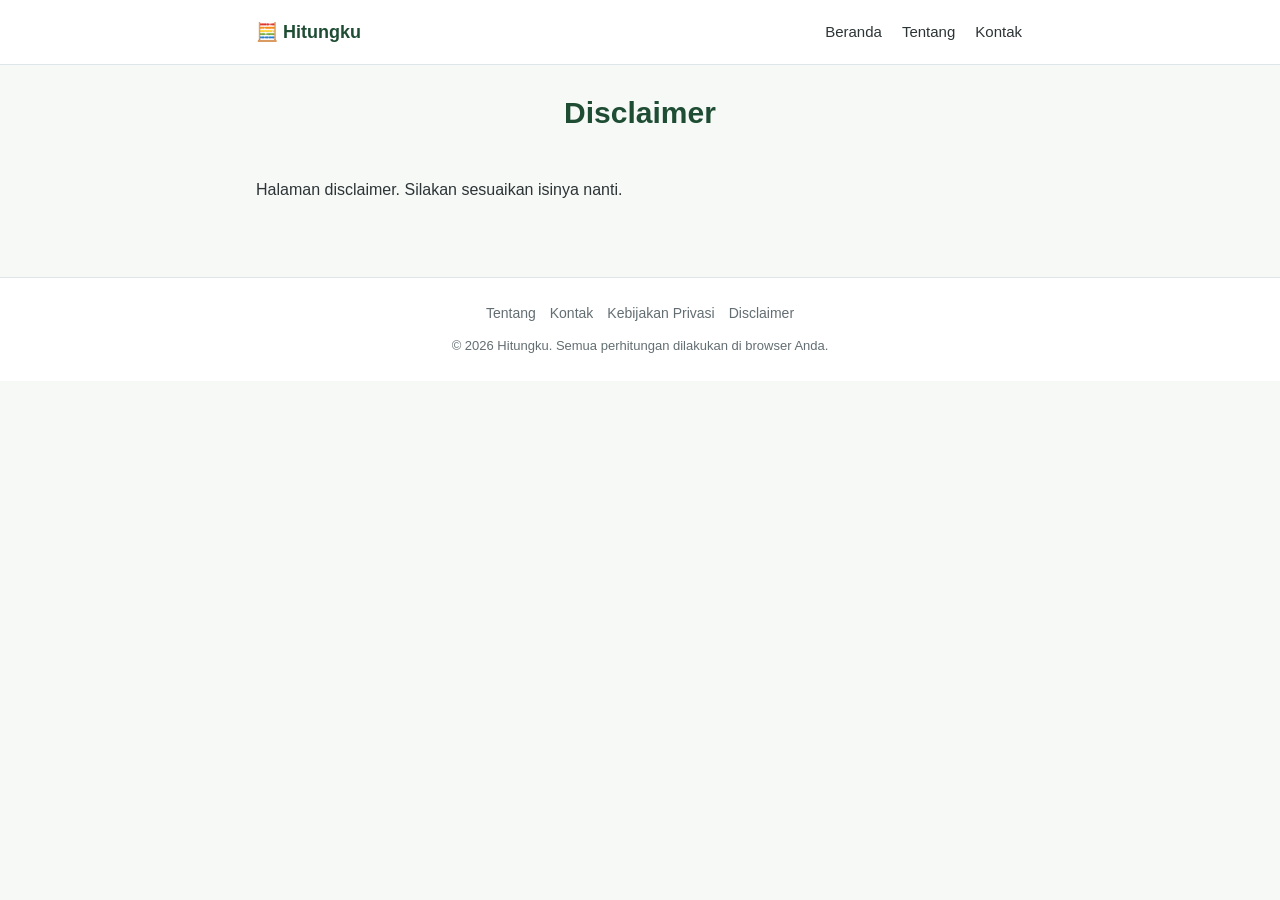
<file: disclaimer.html>
<!DOCTYPE html>
<html lang="id">
<head>
    <meta charset="UTF-8">
    <meta name="viewport" content="width=device-width, initial-scale=1.0">
    <title>Disclaimer - Hitungku</title>
    <meta name="description" content="Disclaimer penggunaan kalkulator di Hitungku.">
    <link rel="stylesheet" href="style.css">
</head>
<body>
    <header class="site-header">
        <div class="container">
            <a href="index.html" class="logo">🧮 Hitungku</a>
            <nav class="main-nav">
                <a href="index.html">Beranda</a>
                <a href="tentang.html">Tentang</a>
                <a href="kontak.html">Kontak</a>
            </nav>
        </div>
    </header>

    <main class="container">
        <section class="page-intro">
            <h1>Disclaimer</h1>
        </section>
        <article class="content">
            <p>Halaman disclaimer. Silakan sesuaikan isinya nanti.</p>
            <p><!-- AREA KONTEN: batasan tanggung jawab, keakuratan hasil, dll --></p>
        </article>
    </main>

    <footer class="site-footer">
        <div class="container">
            <nav class="footer-nav">
                <a href="tentang.html">Tentang</a>
                <a href="kontak.html">Kontak</a>
                <a href="kebijakan-privasi.html">Kebijakan Privasi</a>
                <a href="disclaimer.html">Disclaimer</a>
            </nav>
            <p class="copyright">© 2026 Hitungku. Semua perhitungan dilakukan di browser Anda.</p>
        </div>
    </footer>
</body>
</html>
</file>
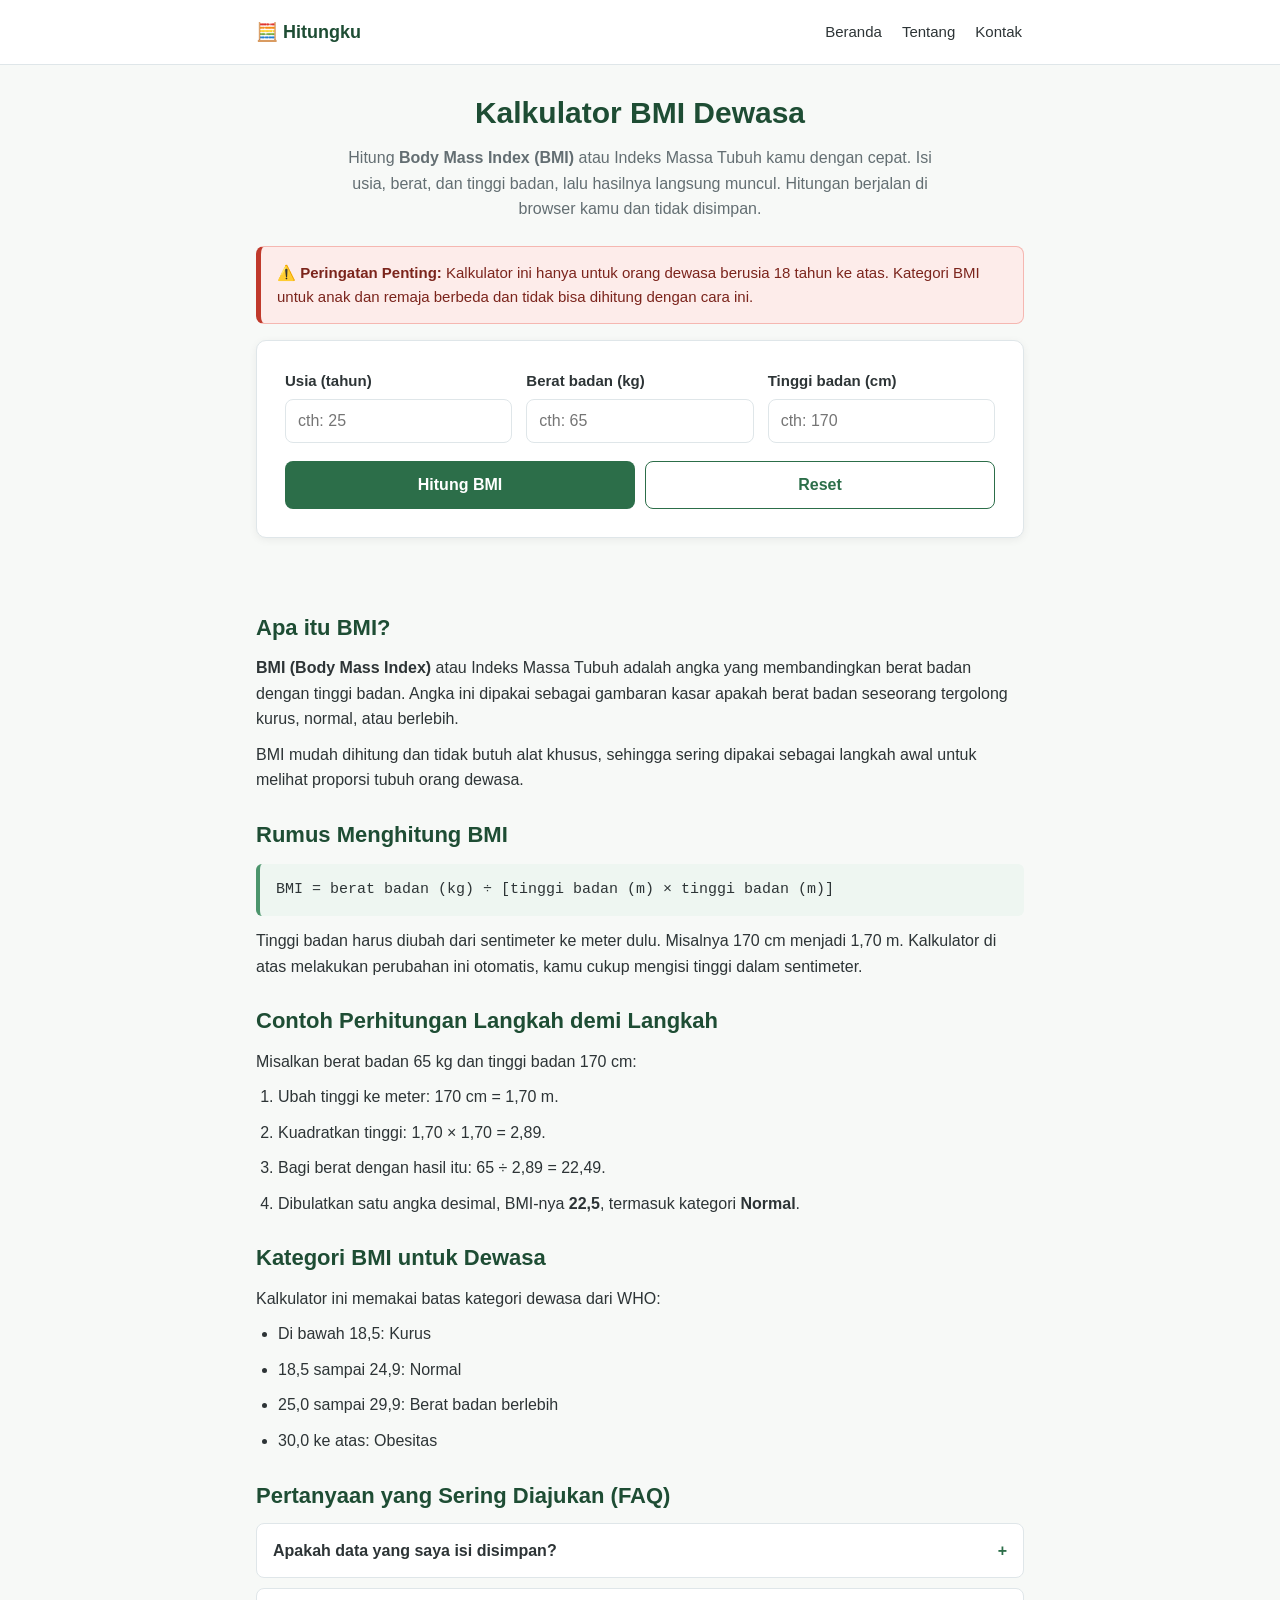
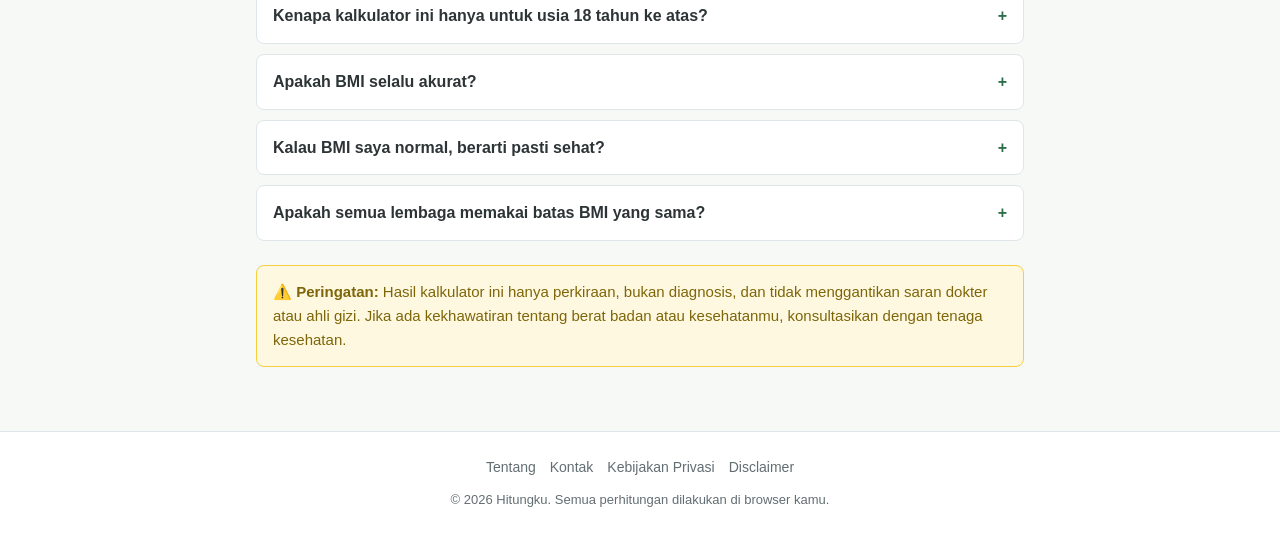
<file: kalkulator-bmi.html>
<!DOCTYPE html>
<html lang="id">
<head>
    <meta charset="UTF-8">
    <meta name="viewport" content="width=device-width, initial-scale=1.0">
    <title>Kalkulator BMI Dewasa Gratis - Hitungku</title>
    <meta name="description" content="Hitung Body Mass Index (BMI) kamu secara gratis di Hitungku. Kalkulator BMI khusus dewasa (18+ tahun) dengan kategori standar WHO. Cepat, privat, tanpa daftar.">
    <link rel="stylesheet" href="style.css">
    <style>
        /* Gaya khusus halaman BMI */
        .peringatan-dewasa {
            background: #fdecea;
            border: 1px solid #f5b7b1;
            border-left: 5px solid var(--warna-error);
            border-radius: 8px;
            padding: 14px 16px;
            margin: 8px 0 16px;
            font-size: 15px;
            color: #7b241c;
        }
        .bmi-fields {
            display: grid;
            grid-template-columns: 1fr;
            gap: 14px;
        }
        .bmi-fields label {
            display: block;
            margin-bottom: 6px;
            font-size: 15px;
            font-weight: 600;
        }
        .bmi-fields input {
            width: 100%;
            padding: 12px;
            font-size: 16px;
            border: 1px solid var(--warna-batas);
            border-radius: 8px;
            background: #fff;
            color: var(--warna-teks);
        }
        .bmi-fields input:focus {
            outline: 2px solid var(--warna-aksen);
            outline-offset: 1px;
            border-color: var(--warna-aksen);
        }
        .hasil-kategori {
            display: block;
            margin-top: 8px;
            font-size: 20px;
            font-weight: 600;
            color: var(--warna-utama-tua);
        }
        @media (min-width: 600px) {
            .bmi-fields { grid-template-columns: 1fr 1fr 1fr; }
        }
    </style>
</head>
<body>
    <!-- HEADER -->
    <header class="site-header">
        <div class="container">
            <a href="index.html" class="logo">🧮 Hitungku</a>
            <nav class="main-nav">
                <a href="index.html">Beranda</a>
                <a href="tentang.html">Tentang</a>
                <a href="kontak.html">Kontak</a>
            </nav>
        </div>
    </header>

    <main class="container">
        <!-- AREA IKLAN: atas kalkulator -->

        <!-- JUDUL HALAMAN -->
        <section class="page-intro">
            <h1>Kalkulator BMI Dewasa</h1>
            <p>Hitung <strong>Body Mass Index (BMI)</strong> atau Indeks Massa Tubuh kamu dengan cepat. Isi usia, berat, dan tinggi badan, lalu hasilnya langsung muncul. Hitungan berjalan di browser kamu dan tidak disimpan.</p>
        </section>

        <!-- PERINGATAN KHUSUS DEWASA -->
        <div class="peringatan-dewasa">
            <strong>⚠️ Peringatan Penting:</strong> Kalkulator ini hanya untuk orang dewasa berusia 18 tahun ke atas. Kategori BMI untuk anak dan remaja berbeda dan tidak bisa dihitung dengan cara ini.
        </div>

        <!-- KALKULATOR -->
        <section class="calculator" id="kalkulator">
            <div class="bmi-fields">
                <div>
                    <label for="inputUsia">Usia (tahun)</label>
                    <input type="text" id="inputUsia" inputmode="numeric" placeholder="cth: 25" autocomplete="off">
                </div>
                <div>
                    <label for="inputBerat">Berat badan (kg)</label>
                    <input type="text" id="inputBerat" inputmode="decimal" placeholder="cth: 65" autocomplete="off">
                </div>
                <div>
                    <label for="inputTinggi">Tinggi badan (cm)</label>
                    <input type="text" id="inputTinggi" inputmode="decimal" placeholder="cth: 170" autocomplete="off">
                </div>
            </div>

            <!-- Tombol Aksi -->
            <div class="action-buttons">
                <button type="button" class="btn btn-primary" id="hitungBMIBtn">Hitung BMI</button>
                <button type="button" class="btn btn-secondary" id="resetBMIBtn">Reset</button>
            </div>

            <!-- Hasil -->
            <div class="hasil" id="hasilBMI" hidden>
                <div class="hasil-ipk">
                    <span class="hasil-label">BMI Kamu</span>
                    <span class="hasil-angka" id="nilaiBMI">0.0</span>
                    <span class="hasil-kategori" id="kategoriBMI"></span>
                </div>
                <div class="hasil-detail">
                    <div class="hasil-item">
                        <span class="hasil-item-label">Berat badan</span>
                        <span class="hasil-item-angka" id="detailBerat">-</span>
                    </div>
                    <div class="hasil-item">
                        <span class="hasil-item-label">Tinggi badan</span>
                        <span class="hasil-item-angka" id="detailTinggi">-</span>
                    </div>
                </div>
            </div>

            <!-- Pesan khusus usia di bawah 18 -->
            <div class="peringatan" id="pesanKhususRemaja" hidden>
                <strong>Kalkulator ini hanya untuk usia 18 tahun ke atas.</strong> Untuk anak dan remaja, silakan konsultasikan ke dokter atau puskesmas.
            </div>

            <!-- Pesan Error -->
            <div class="error-msg" id="pesanErrorBMI" hidden></div>
        </section>

        <!-- AREA IKLAN: bawah kalkulator -->

        <!-- KONTEN SEO -->
        <article class="content">
            <h2>Apa itu BMI?</h2>
            <p><strong>BMI (Body Mass Index)</strong> atau Indeks Massa Tubuh adalah angka yang membandingkan berat badan dengan tinggi badan. Angka ini dipakai sebagai gambaran kasar apakah berat badan seseorang tergolong kurus, normal, atau berlebih.</p>
            <p>BMI mudah dihitung dan tidak butuh alat khusus, sehingga sering dipakai sebagai langkah awal untuk melihat proporsi tubuh orang dewasa.</p>

            <h2>Rumus Menghitung BMI</h2>
            <div class="rumus">
                BMI = berat badan (kg) ÷ [tinggi badan (m) × tinggi badan (m)]
            </div>
            <p>Tinggi badan harus diubah dari sentimeter ke meter dulu. Misalnya 170 cm menjadi 1,70 m. Kalkulator di atas melakukan perubahan ini otomatis, kamu cukup mengisi tinggi dalam sentimeter.</p>

            <h2>Contoh Perhitungan Langkah demi Langkah</h2>
            <p>Misalkan berat badan 65 kg dan tinggi badan 170 cm:</p>
            <ol>
                <li>Ubah tinggi ke meter: 170 cm = 1,70 m.</li>
                <li>Kuadratkan tinggi: 1,70 × 1,70 = 2,89.</li>
                <li>Bagi berat dengan hasil itu: 65 ÷ 2,89 = 22,49.</li>
                <li>Dibulatkan satu angka desimal, BMI-nya <strong>22,5</strong>, termasuk kategori <strong>Normal</strong>.</li>
            </ol>

            <h2>Kategori BMI untuk Dewasa</h2>
            <p>Kalkulator ini memakai batas kategori dewasa dari WHO:</p>
            <ul>
                <li>Di bawah 18,5: Kurus</li>
                <li>18,5 sampai 24,9: Normal</li>
                <li>25,0 sampai 29,9: Berat badan berlebih</li>
                <li>30,0 ke atas: Obesitas</li>
            </ul>

            <!-- FAQ -->
            <h2>Pertanyaan yang Sering Diajukan (FAQ)</h2>

            <details class="faq">
                <summary><strong>Apakah data yang saya isi disimpan?</strong></summary>
                <p>Tidak. Seluruh perhitungan berjalan di browser kamu. Usia, berat, dan tinggi badan yang kamu ketik tidak dikirim ke server dan tidak disimpan. Begitu halaman ditutup atau dimuat ulang, isiannya hilang.</p>
            </details>

            <details class="faq">
                <summary><strong>Kenapa kalkulator ini hanya untuk usia 18 tahun ke atas?</strong></summary>
                <p>Anak dan remaja masih tumbuh, sehingga kategori BMI mereka bergantung pada usia dan jenis kelamin. Batas kategori dewasa tidak cocok untuk mereka. Untuk anak dan remaja, konsultasikan ke dokter atau puskesmas.</p>
            </details>

            <details class="faq">
                <summary><strong>Apakah BMI selalu akurat?</strong></summary>
                <p>Tidak. BMI tidak membedakan otot dan lemak, jadi orang yang berotot bisa memiliki BMI tinggi padahal lemak tubuhnya rendah. BMI juga kurang tepat untuk ibu hamil dan lansia.</p>
            </details>

            <details class="faq">
                <summary><strong>Kalau BMI saya normal, berarti pasti sehat?</strong></summary>
                <p>Belum tentu. BMI hanya satu gambaran kasar. Kesehatan juga dipengaruhi pola makan, aktivitas fisik, kualitas tidur, dan faktor lain yang tidak terukur oleh BMI.</p>
            </details>

            <details class="faq">
                <summary><strong>Apakah semua lembaga memakai batas BMI yang sama?</strong></summary>
                <p>Tidak selalu. Sebagian lembaga kesehatan memakai batas yang sedikit berbeda, termasuk untuk populasi Asia. Kalkulator ini memakai batas dewasa dari WHO. Untuk penilaian yang tepat, tanyakan ke tenaga kesehatan.</p>
            </details>

            <!-- PERINGATAN -->
            <div class="peringatan">
                <strong>⚠️ Peringatan:</strong> Hasil kalkulator ini hanya perkiraan, bukan diagnosis, dan tidak menggantikan saran dokter atau ahli gizi. Jika ada kekhawatiran tentang berat badan atau kesehatanmu, konsultasikan dengan tenaga kesehatan.
            </div>
        </article>
    </main>

    <!-- FOOTER -->
    <footer class="site-footer">
        <div class="container">
            <nav class="footer-nav">
                <a href="tentang.html">Tentang</a>
                <a href="kontak.html">Kontak</a>
                <a href="kebijakan-privasi.html">Kebijakan Privasi</a>
                <a href="disclaimer.html">Disclaimer</a>
            </nav>
            <p class="copyright">© 2026 Hitungku. Semua perhitungan dilakukan di browser kamu.</p>
        </div>
    </footer>

    <!-- Script Kalkulator -->
    <script src="script-bmi.js"></script>
</body>
</html>
</file>
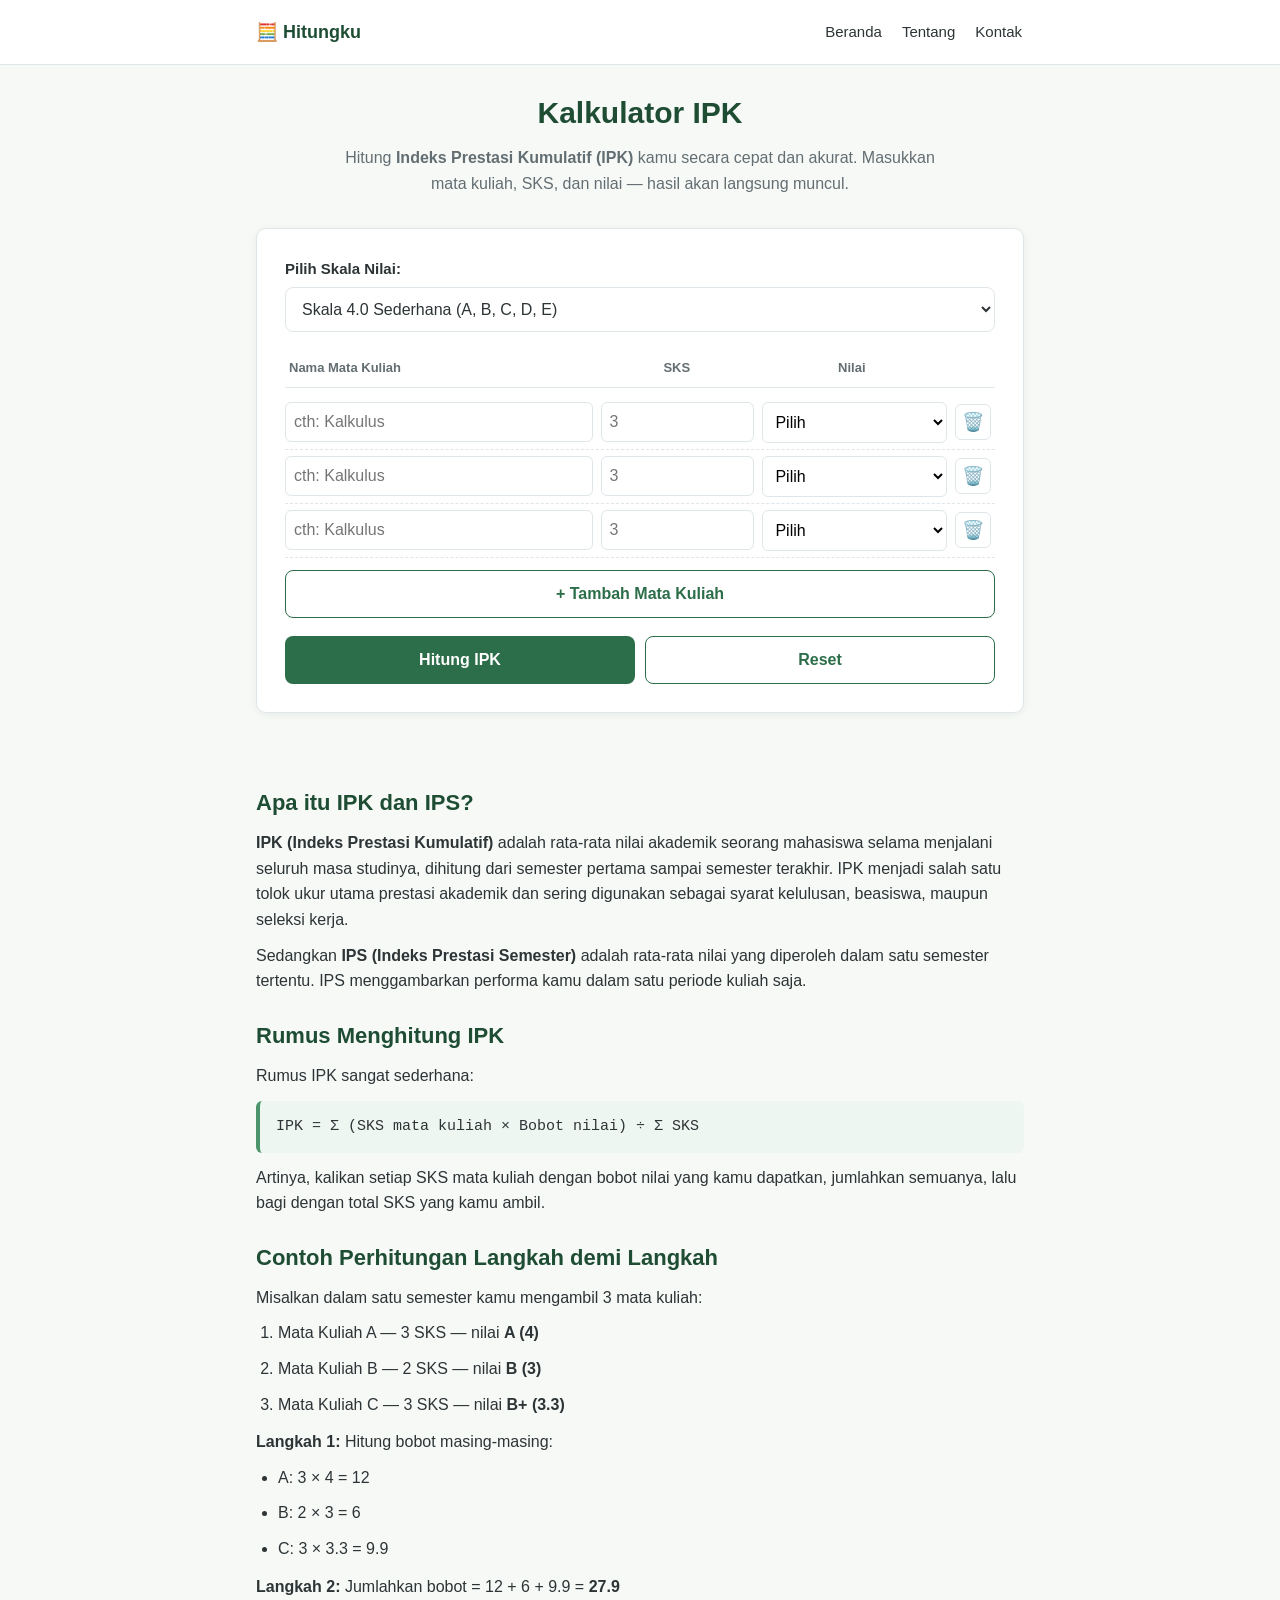
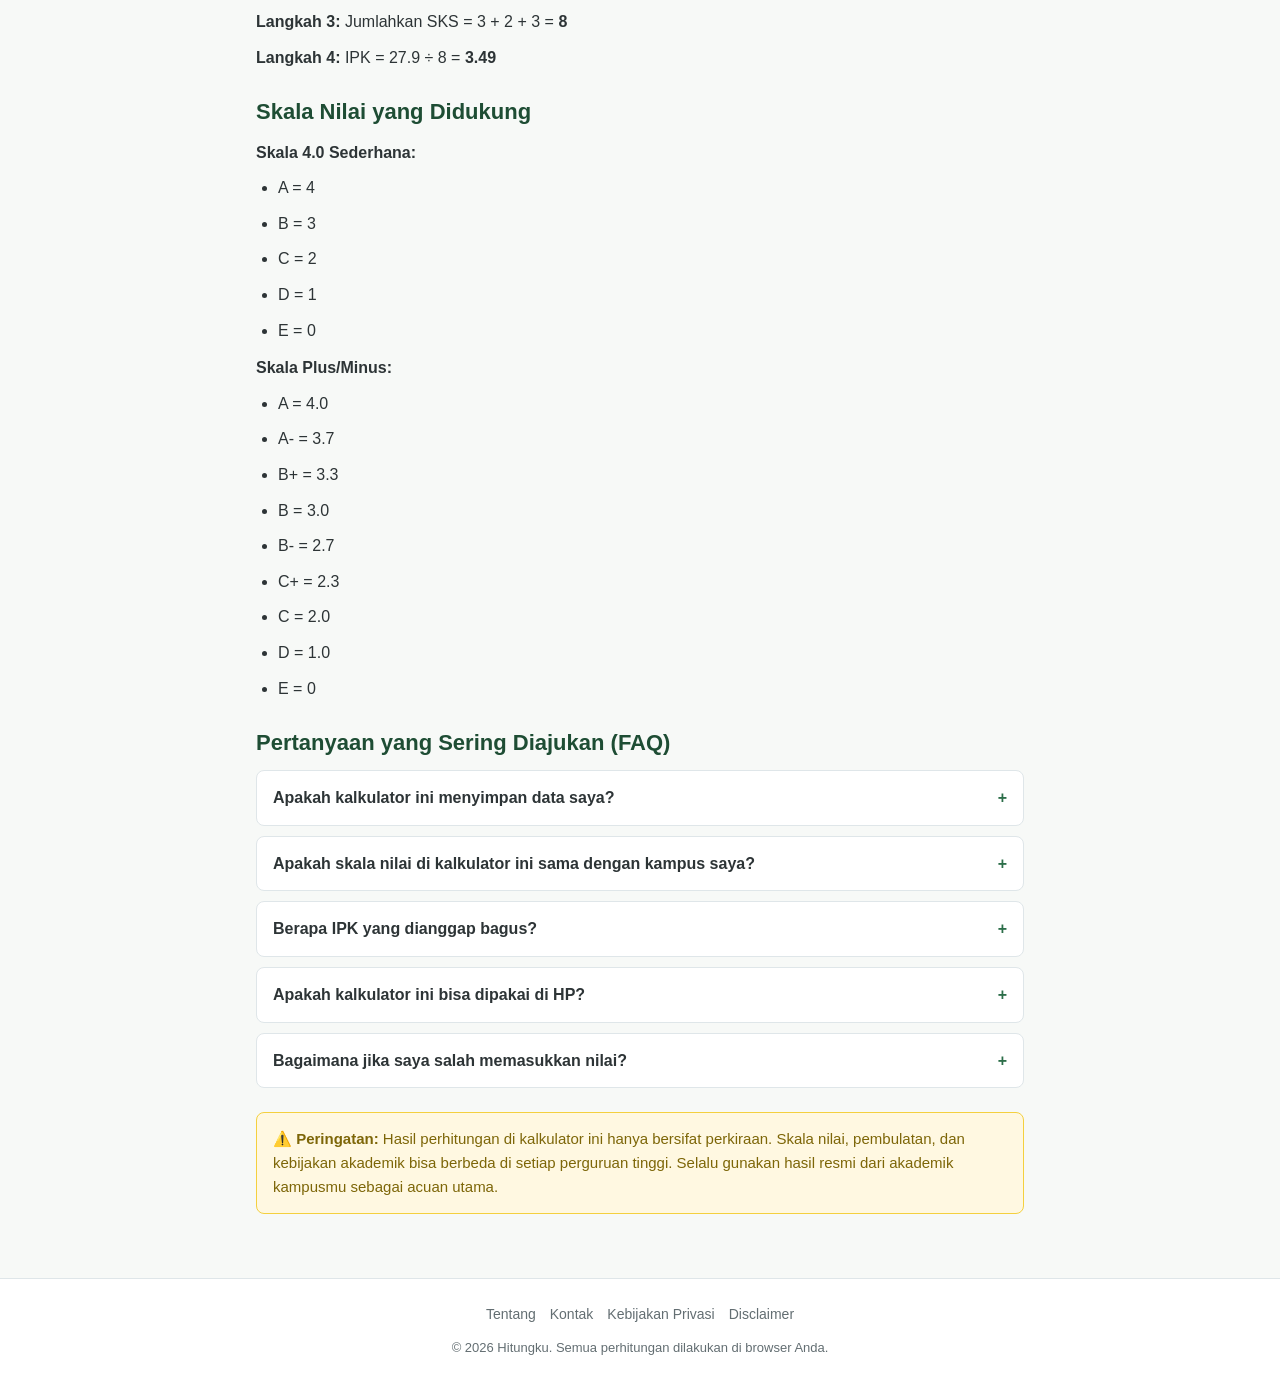
<file: kalkulator-ipk.html>
<!DOCTYPE html>
<html lang="id">
<head>
    <meta charset="UTF-8">
    <meta name="viewport" content="width=device-width, initial-scale=1.0">
    <title>Kalkulator IPK Online Gratis - Hitungku</title>
    <meta name="description" content="Kalkulator IPK online gratis berbahasa Indonesia di Hitungku. Hitung Indeks Prestasi Kumulatif dengan skala 4.0 sederhana atau plus/minus. Cepat, akurat, tanpa daftar.">
    <link rel="stylesheet" href="style.css">
</head>
<body>
    <!-- HEADER -->
    <header class="site-header">
        <div class="container">
            <a href="index.html" class="logo">🧮 Hitungku</a>
            <nav class="main-nav">
                <a href="index.html">Beranda</a>
                <a href="tentang.html">Tentang</a>
                <a href="kontak.html">Kontak</a>
            </nav>
        </div>
    </header>

    <main class="container">
        <!-- AREA IKLAN: atas kalkulator -->

        <!-- JUDUL HALAMAN -->
        <section class="page-intro">
            <h1>Kalkulator IPK</h1>
            <p>Hitung <strong>Indeks Prestasi Kumulatif (IPK)</strong> kamu secara cepat dan akurat. Masukkan mata kuliah, SKS, dan nilai — hasil akan langsung muncul.</p>
        </section>

        <!-- KALKULATOR -->
        <section class="calculator" id="kalkulator">
            <!-- Pilihan Skala Nilai -->
            <div class="scale-selector">
                <label for="pilihSkala"><strong>Pilih Skala Nilai:</strong></label>
                <select id="pilihSkala">
                    <option value="sederhana">Skala 4.0 Sederhana (A, B, C, D, E)</option>
                    <option value="plusminus">Skala Plus/Minus (A, A-, B+, B, B-, C+, C, D, E)</option>
                </select>
            </div>

            <!-- Tabel Input Mata Kuliah -->
            <div class="input-section">
                <div class="input-header">
                    <span class="col-nama">Nama Mata Kuliah</span>
                    <span class="col-sks">SKS</span>
                    <span class="col-nilai">Nilai</span>
                    <span class="col-aksi"></span>
                </div>
                <div id="daftarMatakuliah">
                    <!-- Baris mata kuliah akan ditambahkan di sini oleh JavaScript -->
                </div>
                <button type="button" class="btn btn-secondary" id="tambahBaris">+ Tambah Mata Kuliah</button>
            </div>

            <!-- Tombol Aksi -->
            <div class="action-buttons">
                <button type="button" class="btn btn-primary" id="hitungBtn">Hitung IPK</button>
                <button type="button" class="btn btn-secondary" id="resetBtn">Reset</button>
            </div>

            <!-- Hasil -->
            <div class="hasil" id="hasil" hidden>
                <div class="hasil-ipk">
                    <span class="hasil-label">IPK Kamu</span>
                    <span class="hasil-angka" id="nilaiIPK">0.00</span>
                </div>
                <div class="hasil-detail">
                    <div class="hasil-item">
                        <span class="hasil-item-label">Total SKS</span>
                        <span class="hasil-item-angka" id="totalSKS">0</span>
                    </div>
                    <div class="hasil-item">
                        <span class="hasil-item-label">Total Bobot</span>
                        <span class="hasil-item-angka" id="totalBobot">0.00</span>
                    </div>
                </div>
            </div>

            <!-- Pesan Error -->
            <div class="error-msg" id="pesanError" hidden></div>
        </section>

        <!-- AREA IKLAN: bawah kalkulator -->

        <!-- KONTEN SEO -->
        <article class="content">
            <h2>Apa itu IPK dan IPS?</h2>
            <p><strong>IPK (Indeks Prestasi Kumulatif)</strong> adalah rata-rata nilai akademik seorang mahasiswa selama menjalani seluruh masa studinya, dihitung dari semester pertama sampai semester terakhir. IPK menjadi salah satu tolok ukur utama prestasi akademik dan sering digunakan sebagai syarat kelulusan, beasiswa, maupun seleksi kerja.</p>
            <p>Sedangkan <strong>IPS (Indeks Prestasi Semester)</strong> adalah rata-rata nilai yang diperoleh dalam satu semester tertentu. IPS menggambarkan performa kamu dalam satu periode kuliah saja.</p>

            <h2>Rumus Menghitung IPK</h2>
            <p>Rumus IPK sangat sederhana:</p>
            <div class="rumus">
                IPK = Σ (SKS mata kuliah × Bobot nilai) ÷ Σ SKS
            </div>
            <p>Artinya, kalikan setiap SKS mata kuliah dengan bobot nilai yang kamu dapatkan, jumlahkan semuanya, lalu bagi dengan total SKS yang kamu ambil.</p>

            <h2>Contoh Perhitungan Langkah demi Langkah</h2>
            <p>Misalkan dalam satu semester kamu mengambil 3 mata kuliah:</p>
            <ol>
                <li>Mata Kuliah A — 3 SKS — nilai <strong>A (4)</strong></li>
                <li>Mata Kuliah B — 2 SKS — nilai <strong>B (3)</strong></li>
                <li>Mata Kuliah C — 3 SKS — nilai <strong>B+ (3.3)</strong></li>
            </ol>
            <p><strong>Langkah 1:</strong> Hitung bobot masing-masing:</p>
            <ul>
                <li>A: 3 × 4 = 12</li>
                <li>B: 2 × 3 = 6</li>
                <li>C: 3 × 3.3 = 9.9</li>
            </ul>
            <p><strong>Langkah 2:</strong> Jumlahkan bobot = 12 + 6 + 9.9 = <strong>27.9</strong></p>
            <p><strong>Langkah 3:</strong> Jumlahkan SKS = 3 + 2 + 3 = <strong>8</strong></p>
            <p><strong>Langkah 4:</strong> IPK = 27.9 ÷ 8 = <strong>3.49</strong></p>

            <h2>Skala Nilai yang Didukung</h2>
            <p><strong>Skala 4.0 Sederhana:</strong></p>
            <ul>
                <li>A = 4</li>
                <li>B = 3</li>
                <li>C = 2</li>
                <li>D = 1</li>
                <li>E = 0</li>
            </ul>
            <p><strong>Skala Plus/Minus:</strong></p>
            <ul>
                <li>A = 4.0</li>
                <li>A- = 3.7</li>
                <li>B+ = 3.3</li>
                <li>B = 3.0</li>
                <li>B- = 2.7</li>
                <li>C+ = 2.3</li>
                <li>C = 2.0</li>
                <li>D = 1.0</li>
                <li>E = 0</li>
            </ul>

            <!-- FAQ -->
            <h2>Pertanyaan yang Sering Diajukan (FAQ)</h2>

            <details class="faq">
                <summary><strong>Apakah kalkulator ini menyimpan data saya?</strong></summary>
                <p>Tidak. Seluruh perhitungan dilakukan langsung di browser kamu. Tidak ada data yang dikirim ke server maupun disimpan di mana pun. Begitu kamu menutup halaman, data input akan hilang.</p>
            </details>

            <details class="faq">
                <summary><strong>Apakah skala nilai di kalkulator ini sama dengan kampus saya?</strong></summary>
                <p>Kalkulator ini menggunakan skala umum yang banyak dipakai di perguruan tinggi Indonesia. Namun, beberapa kampus memiliki skala nilai yang sedikit berbeda (misalnya nilai A = 4.0, AB = 3.5, atau ada nilai AB+/BC+). Selalu cek pedoman akademik kampusmu untuk kepastian.</p>
            </details>

            <details class="faq">
                <summary><strong>Berapa IPK yang dianggap bagus?</strong></summary>
                <p>Secara umum di Indonesia, IPK di atas 3.50 dianggap sangat baik, 3.00–3.49 baik, 2.50–2.99 cukup, dan di bawah 2.50 perlu perbaikan. Namun, standar ini bisa berbeda tergantung kampus dan program studi.</p>
            </details>

            <details class="faq">
                <summary><strong>Apakah kalkulator ini bisa dipakai di HP?</strong></summary>
                <p>Bisa. Website ini dirancang dengan pendekatan <em>mobile-first</em>, sehingga tampilannya otomatis menyesuaikan layar HP, tablet, maupun komputer.</p>
            </details>

            <details class="faq">
                <summary><strong>Bagaimana jika saya salah memasukkan nilai?</strong></summary>
                <p>Kamu bisa langsung menghapus baris mata kuliah dengan tombol hapus (🗑️) di sebelah kanan, atau tekan tombol <strong>Reset</strong> untuk mengosongkan seluruh isian.</p>
            </details>

            <!-- PERINGATAN -->
            <div class="peringatan">
                <strong>⚠️ Peringatan:</strong> Hasil perhitungan di kalkulator ini hanya bersifat perkiraan. Skala nilai, pembulatan, dan kebijakan akademik bisa berbeda di setiap perguruan tinggi. Selalu gunakan hasil resmi dari akademik kampusmu sebagai acuan utama.
            </div>
        </article>
    </main>

    <!-- FOOTER -->
    <footer class="site-footer">
        <div class="container">
            <nav class="footer-nav">
                <a href="tentang.html">Tentang</a>
                <a href="kontak.html">Kontak</a>
                <a href="kebijakan-privasi.html">Kebijakan Privasi</a>
                <a href="disclaimer.html">Disclaimer</a>
            </nav>
            <p class="copyright">© 2026 Hitungku. Semua perhitungan dilakukan di browser Anda.</p>
        </div>
    </footer>

    <!-- Script Kalkulator -->
    <script src="script-ipk.js"></script>
</body>
</html>
</file>
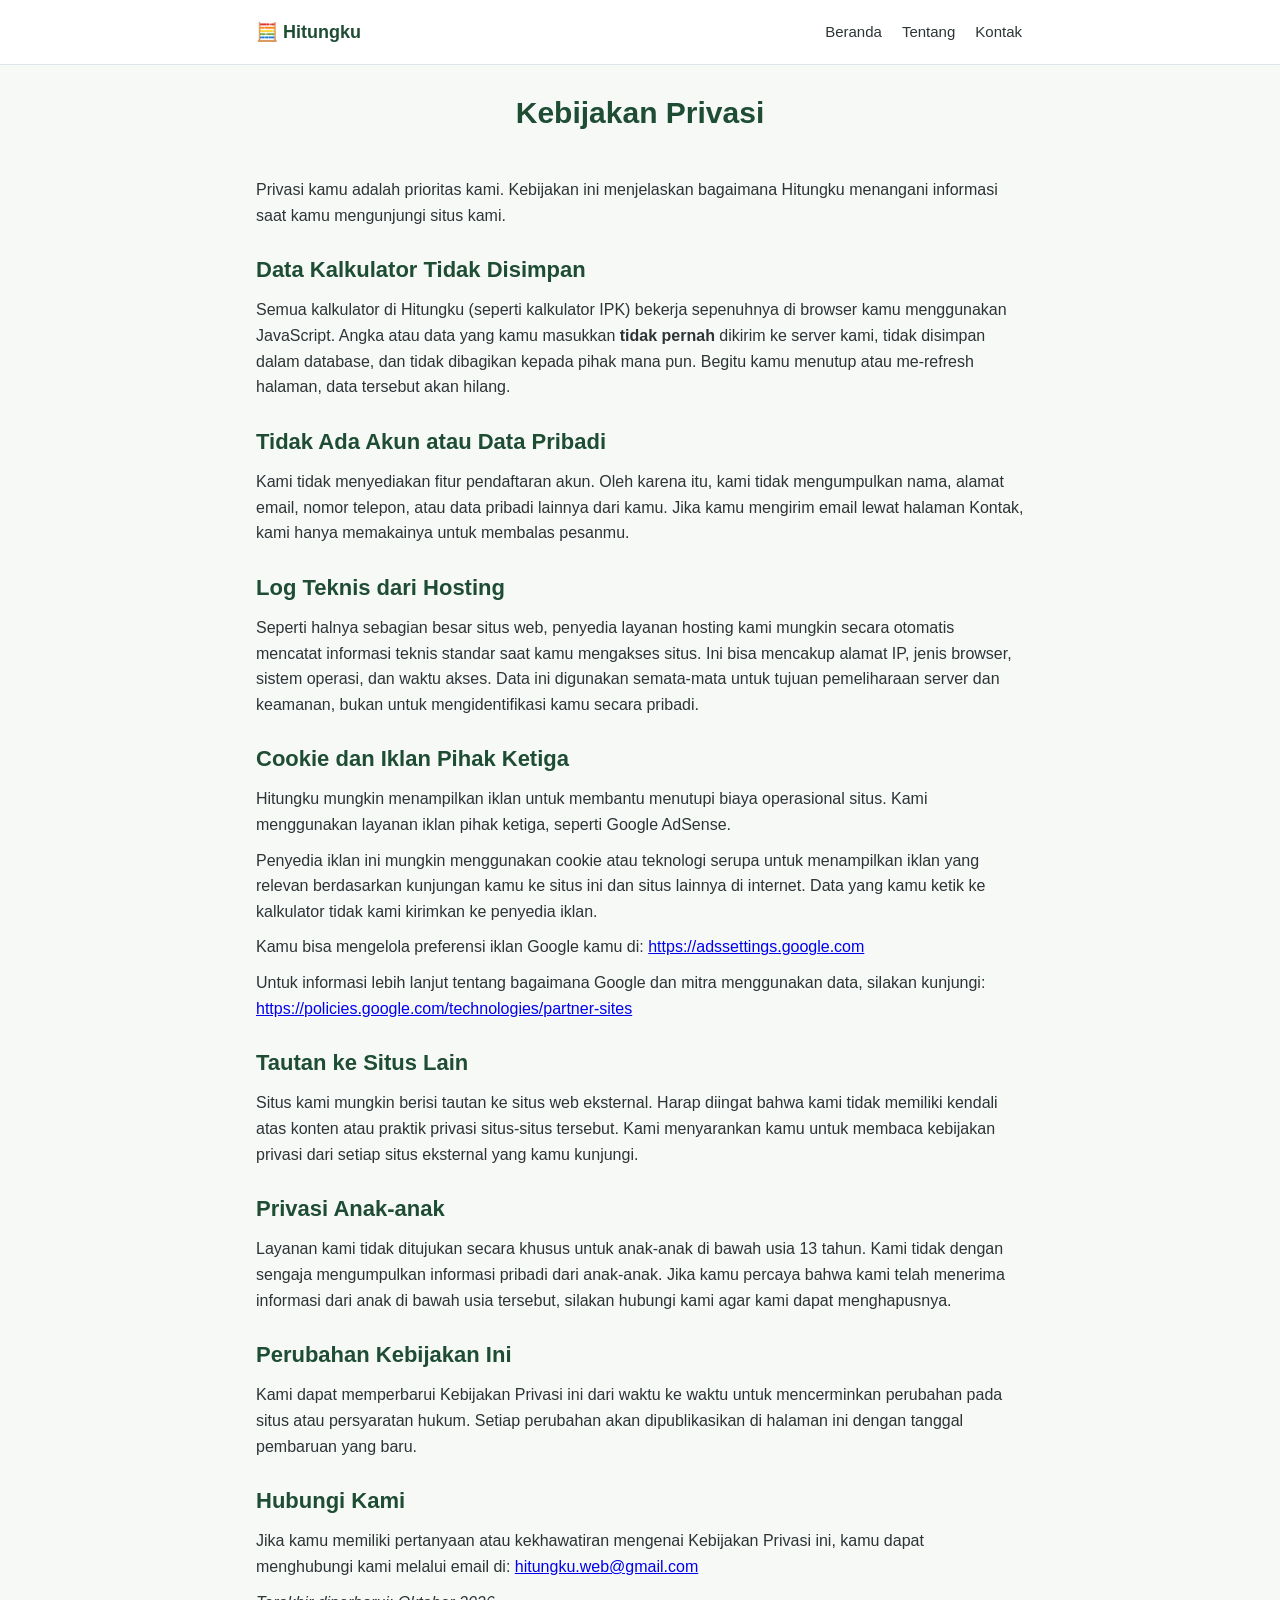
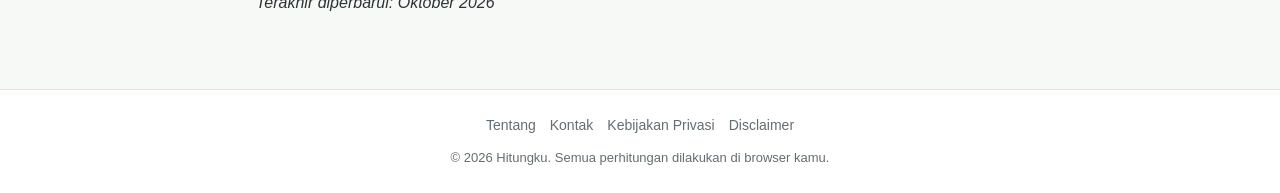
<file: kebijakan-privasi.html>
<!DOCTYPE html>
<html lang="id">
<head>
    <meta charset="UTF-8">
    <meta name="viewport" content="width=device-width, initial-scale=1.0">
    <title>Kebijakan Privasi - Hitungku</title>
    <meta name="description" content="Kebijakan privasi Hitungku. Kami tidak menyimpan data kalkulasi atau informasi pribadi kamu saat menggunakan situs ini.">
    <link rel="stylesheet" href="style.css">
</head>
<body>
    <header class="site-header">
        <div class="container">
            <a href="index.html" class="logo">🧮 Hitungku</a>
            <nav class="main-nav">
                <a href="index.html">Beranda</a>
                <a href="tentang.html">Tentang</a>
                <a href="kontak.html">Kontak</a>
            </nav>
        </div>
    </header>

    <main class="container">
        <section class="page-intro">
            <h1>Kebijakan Privasi</h1>
        </section>
        <article class="content">
            <p>Privasi kamu adalah prioritas kami. Kebijakan ini menjelaskan bagaimana Hitungku menangani informasi saat kamu mengunjungi situs kami.</p>

            <h2>Data Kalkulator Tidak Disimpan</h2>
            <p>Semua kalkulator di Hitungku (seperti kalkulator IPK) bekerja sepenuhnya di browser kamu menggunakan JavaScript. Angka atau data yang kamu masukkan <strong>tidak pernah</strong> dikirim ke server kami, tidak disimpan dalam database, dan tidak dibagikan kepada pihak mana pun. Begitu kamu menutup atau me-refresh halaman, data tersebut akan hilang.</p>

            <h2>Tidak Ada Akun atau Data Pribadi</h2>
            <p>Kami tidak menyediakan fitur pendaftaran akun. Oleh karena itu, kami tidak mengumpulkan nama, alamat email, nomor telepon, atau data pribadi lainnya dari kamu. Jika kamu mengirim email lewat halaman Kontak, kami hanya memakainya untuk membalas pesanmu.</p>

            <h2>Log Teknis dari Hosting</h2>
            <p>Seperti halnya sebagian besar situs web, penyedia layanan hosting kami mungkin secara otomatis mencatat informasi teknis standar saat kamu mengakses situs. Ini bisa mencakup alamat IP, jenis browser, sistem operasi, dan waktu akses. Data ini digunakan semata-mata untuk tujuan pemeliharaan server dan keamanan, bukan untuk mengidentifikasi kamu secara pribadi.</p>

            <h2>Cookie dan Iklan Pihak Ketiga</h2>
            <p>Hitungku mungkin menampilkan iklan untuk membantu menutupi biaya operasional situs. Kami menggunakan layanan iklan pihak ketiga, seperti Google AdSense.</p>
            <p>Penyedia iklan ini mungkin menggunakan cookie atau teknologi serupa untuk menampilkan iklan yang relevan berdasarkan kunjungan kamu ke situs ini dan situs lainnya di internet. Data yang kamu ketik ke kalkulator tidak kami kirimkan ke penyedia iklan.</p>
            <p>Kamu bisa mengelola preferensi iklan Google kamu di: <a href="https://adssettings.google.com" target="_blank" rel="noopener noreferrer">https://adssettings.google.com</a></p>
            <p>Untuk informasi lebih lanjut tentang bagaimana Google dan mitra menggunakan data, silakan kunjungi: <a href="https://policies.google.com/technologies/partner-sites" target="_blank" rel="noopener noreferrer">https://policies.google.com/technologies/partner-sites</a></p>

            <h2>Tautan ke Situs Lain</h2>
            <p>Situs kami mungkin berisi tautan ke situs web eksternal. Harap diingat bahwa kami tidak memiliki kendali atas konten atau praktik privasi situs-situs tersebut. Kami menyarankan kamu untuk membaca kebijakan privasi dari setiap situs eksternal yang kamu kunjungi.</p>

            <h2>Privasi Anak-anak</h2>
            <p>Layanan kami tidak ditujukan secara khusus untuk anak-anak di bawah usia 13 tahun. Kami tidak dengan sengaja mengumpulkan informasi pribadi dari anak-anak. Jika kamu percaya bahwa kami telah menerima informasi dari anak di bawah usia tersebut, silakan hubungi kami agar kami dapat menghapusnya.</p>

            <h2>Perubahan Kebijakan Ini</h2>
            <p>Kami dapat memperbarui Kebijakan Privasi ini dari waktu ke waktu untuk mencerminkan perubahan pada situs atau persyaratan hukum. Setiap perubahan akan dipublikasikan di halaman ini dengan tanggal pembaruan yang baru.</p>

            <h2>Hubungi Kami</h2>
            <p>Jika kamu memiliki pertanyaan atau kekhawatiran mengenai Kebijakan Privasi ini, kamu dapat menghubungi kami melalui email di: <a href="mailto:hitungku.web@gmail.com">hitungku.web@gmail.com</a></p>

            <p><em>Terakhir diperbarui: Oktober 2026</em></p>
        </article>
    </main>

    <footer class="site-footer">
        <div class="container">
            <nav class="footer-nav">
                <a href="tentang.html">Tentang</a>
                <a href="kontak.html">Kontak</a>
                <a href="kebijakan-privasi.html">Kebijakan Privasi</a>
                <a href="disclaimer.html">Disclaimer</a>
            </nav>
            <p class="copyright">© 2026 Hitungku. Semua perhitungan dilakukan di browser kamu.</p>
        </div>
    </footer>
</body>
</html>
</file>
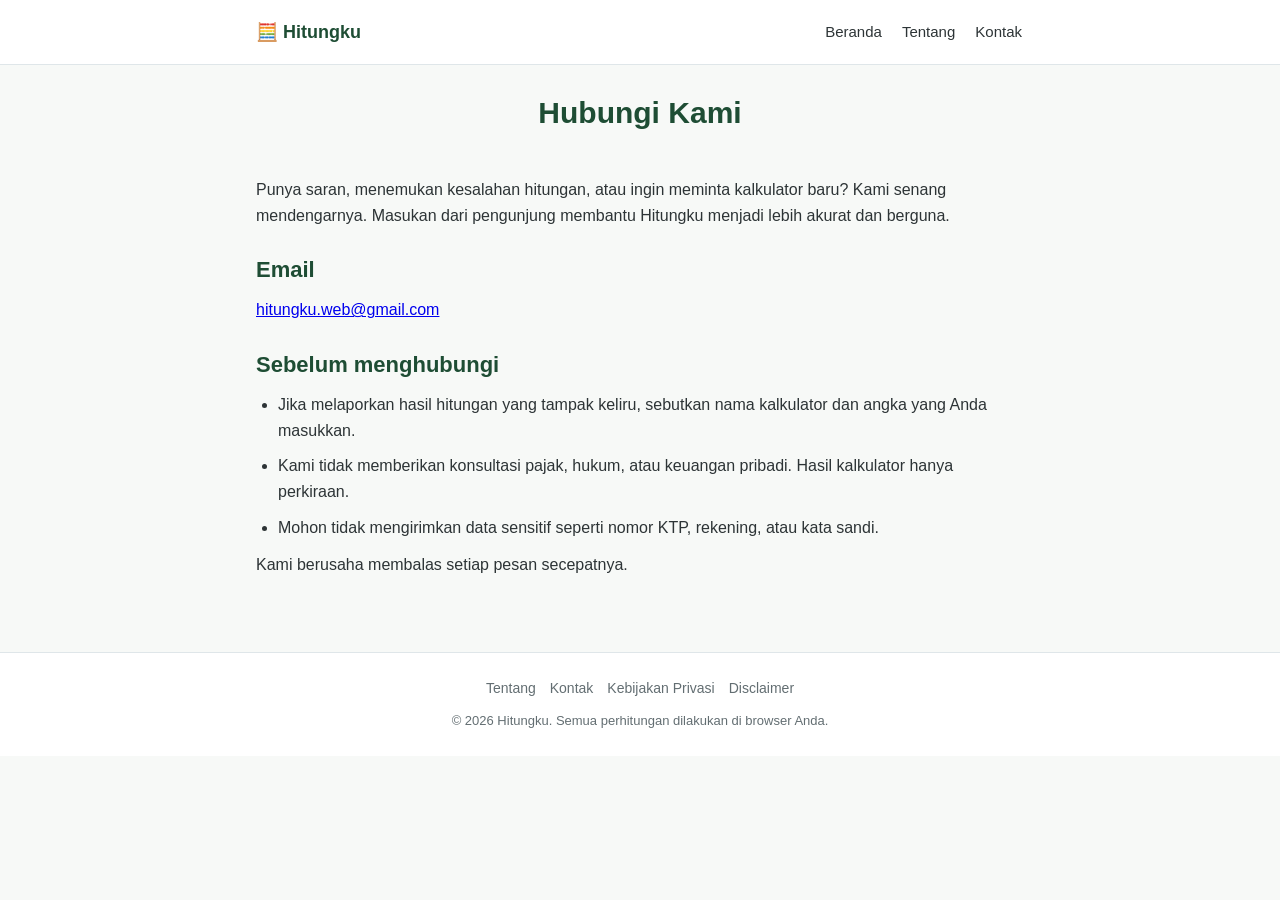
<file: kontak.html>
<!DOCTYPE html>
<html lang="id">
<head>
    <meta charset="UTF-8">
    <meta name="viewport" content="width=device-width, initial-scale=1.0">
    <title>Kontak - Hitungku</title>
    <meta name="description" content="Hubungi Hitungku untuk saran, kritik, atau laporan kesalahan hitungan.">
    <link rel="stylesheet" href="style.css">
</head>
<body>
    <header class="site-header">
        <div class="container">
            <a href="index.html" class="logo">🧮 Hitungku</a>
            <nav class="main-nav">
                <a href="index.html">Beranda</a>
                <a href="tentang.html">Tentang</a>
                <a href="kontak.html">Kontak</a>
            </nav>
        </div>
    </header>

    <main class="container">
        <section class="page-intro">
            <h1>Hubungi Kami</h1>
        </section>
        <article class="content">
            <p>Punya saran, menemukan kesalahan hitungan, atau ingin meminta kalkulator baru? Kami senang mendengarnya. Masukan dari pengunjung membantu Hitungku menjadi lebih akurat dan berguna.</p>

            <h2>Email</h2>
            <p><a href="mailto:hitungku.web@gmail.com">hitungku.web@gmail.com</a></p>

            <h2>Sebelum menghubungi</h2>
            <ul>
                <li>Jika melaporkan hasil hitungan yang tampak keliru, sebutkan nama kalkulator dan angka yang Anda masukkan.</li>
                <li>Kami tidak memberikan konsultasi pajak, hukum, atau keuangan pribadi. Hasil kalkulator hanya perkiraan.</li>
                <li>Mohon tidak mengirimkan data sensitif seperti nomor KTP, rekening, atau kata sandi.</li>
            </ul>

            <p>Kami berusaha membalas setiap pesan secepatnya.</p>
        </article>
    </main>

    <footer class="site-footer">
        <div class="container">
            <nav class="footer-nav">
                <a href="tentang.html">Tentang</a>
                <a href="kontak.html">Kontak</a>
                <a href="kebijakan-privasi.html">Kebijakan Privasi</a>
                <a href="disclaimer.html">Disclaimer</a>
            </nav>
            <p class="copyright">© 2026 Hitungku. Semua perhitungan dilakukan di browser Anda.</p>
        </div>
    </footer>
</body>
</html>
</file>
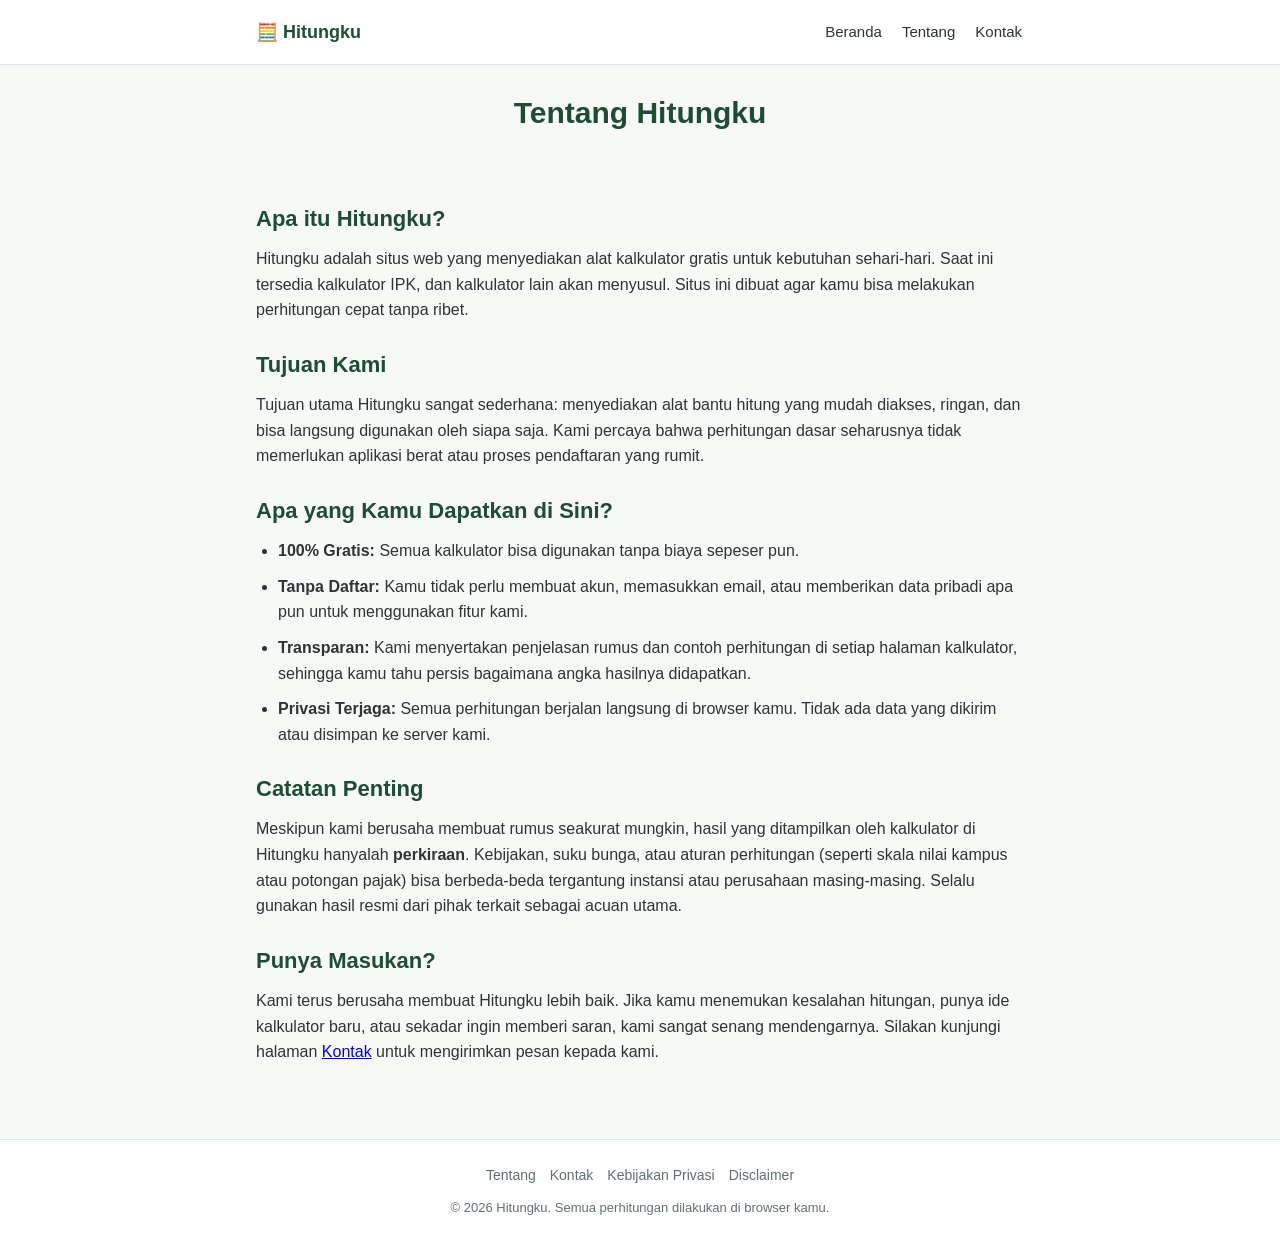
<file: tentang.html>
<!DOCTYPE html>
<html lang="id">
<head>
    <meta charset="UTF-8">
    <meta name="viewport" content="width=device-width, initial-scale=1.0">
    <title>Tentang - Hitungku</title>
    <meta name="description" content="Kenali Hitungku, situs kalkulator gratis untuk kebutuhan sehari-hari. Saat ini tersedia kalkulator IPK, dan kalkulator lain akan menyusul.">
    <link rel="stylesheet" href="style.css">
</head>
<body>
    <header class="site-header">
        <div class="container">
            <a href="index.html" class="logo">🧮 Hitungku</a>
            <nav class="main-nav">
                <a href="index.html">Beranda</a>
                <a href="tentang.html">Tentang</a>
                <a href="kontak.html">Kontak</a>
            </nav>
        </div>
    </header>

    <main class="container">
        <section class="page-intro">
            <h1>Tentang Hitungku</h1>
        </section>
        <article class="content">
            <h2>Apa itu Hitungku?</h2>
            <p>Hitungku adalah situs web yang menyediakan alat kalkulator gratis untuk kebutuhan sehari-hari. Saat ini tersedia kalkulator IPK, dan kalkulator lain akan menyusul. Situs ini dibuat agar kamu bisa melakukan perhitungan cepat tanpa ribet.</p>

            <h2>Tujuan Kami</h2>
            <p>Tujuan utama Hitungku sangat sederhana: menyediakan alat bantu hitung yang mudah diakses, ringan, dan bisa langsung digunakan oleh siapa saja. Kami percaya bahwa perhitungan dasar seharusnya tidak memerlukan aplikasi berat atau proses pendaftaran yang rumit.</p>

            <h2>Apa yang Kamu Dapatkan di Sini?</h2>
            <ul>
                <li><strong>100% Gratis:</strong> Semua kalkulator bisa digunakan tanpa biaya sepeser pun.</li>
                <li><strong>Tanpa Daftar:</strong> Kamu tidak perlu membuat akun, memasukkan email, atau memberikan data pribadi apa pun untuk menggunakan fitur kami.</li>
                <li><strong>Transparan:</strong> Kami menyertakan penjelasan rumus dan contoh perhitungan di setiap halaman kalkulator, sehingga kamu tahu persis bagaimana angka hasilnya didapatkan.</li>
                <li><strong>Privasi Terjaga:</strong> Semua perhitungan berjalan langsung di browser kamu. Tidak ada data yang dikirim atau disimpan ke server kami.</li>
            </ul>

            <h2>Catatan Penting</h2>
            <p>Meskipun kami berusaha membuat rumus seakurat mungkin, hasil yang ditampilkan oleh kalkulator di Hitungku hanyalah <strong>perkiraan</strong>. Kebijakan, suku bunga, atau aturan perhitungan (seperti skala nilai kampus atau potongan pajak) bisa berbeda-beda tergantung instansi atau perusahaan masing-masing. Selalu gunakan hasil resmi dari pihak terkait sebagai acuan utama.</p>

            <h2>Punya Masukan?</h2>
            <p>Kami terus berusaha membuat Hitungku lebih baik. Jika kamu menemukan kesalahan hitungan, punya ide kalkulator baru, atau sekadar ingin memberi saran, kami sangat senang mendengarnya. Silakan kunjungi halaman <a href="kontak.html">Kontak</a> untuk mengirimkan pesan kepada kami.</p>
        </article>
    </main>

    <footer class="site-footer">
        <div class="container">
            <nav class="footer-nav">
                <a href="tentang.html">Tentang</a>
                <a href="kontak.html">Kontak</a>
                <a href="kebijakan-privasi.html">Kebijakan Privasi</a>
                <a href="disclaimer.html">Disclaimer</a>
            </nav>
            <p class="copyright">© 2026 Hitungku. Semua perhitungan dilakukan di browser kamu.</p>
        </div>
    </footer>
</body>
</html>
</file>
<file: style.css>
/* ============================================
   STYLE.CSS - Kalkulator Mahasiswa
   Pendekatan: Mobile-first, warna kalem, ringan
   ============================================ */

/* --- RESET DASAR --- */
* {
    box-sizing: border-box;
    margin: 0;
    padding: 0;
}

/* --- VARIABEL WARNA (mudah diganti) --- */
:root {
    --warna-utama: #2c6e49;       /* Hijau kalem */
    --warna-utama-tua: #1e4d34;
    --warna-aksen: #4c956c;
    --warna-latar: #f7f9f7;
    --warna-kartu: #ffffff;
    --warna-teks: #2d3436;
    --warna-teks-redup: #636e72;
    --warna-batas: #dfe6e9;
    --warna-error: #c0392b;
    --warna-sukses: #27ae60;
    --radius: 10px;
    --bayangan: 0 2px 8px rgba(0, 0, 0, 0.06);
}

/* --- FONT SISTEM (tidak memuat font eksternal) --- */
body {
    font-family: -apple-system, BlinkMacSystemFont, "Segoe UI", Roboto, Oxygen, Ubuntu, Cantarell, sans-serif;
    font-size: 16px;            /* Minimal 16px agar nyaman di HP */
    line-height: 1.6;
    color: var(--warna-teks);
    background-color: var(--warna-latar);
    -webkit-text-size-adjust: 100%;
}

/* --- CONTAINER (lebar maksimum + padding samping) --- */
.container {
    max-width: 800px;
    margin: 0 auto;
    padding: 0 16px;
}

/* --- HEADER --- */
.site-header {
    background-color: var(--warna-kartu);
    border-bottom: 1px solid var(--warna-batas);
    padding: 14px 0;
    position: sticky;
    top: 0;
    z-index: 10;
}

.site-header .container {
    display: flex;
    justify-content: space-between;
    align-items: center;
    flex-wrap: wrap;
    gap: 10px;
}

.logo {
    font-weight: 700;
    font-size: 18px;
    color: var(--warna-utama-tua);
    text-decoration: none;
}

.main-nav {
    display: flex;
    gap: 16px;
    flex-wrap: wrap;
}

.main-nav a {
    color: var(--warna-teks);
    text-decoration: none;
    font-size: 15px;
    padding: 6px 2px;
}

.main-nav a:hover {
    color: var(--warna-utama);
}

/* --- HERO (beranda) --- */
.hero {
    text-align: center;
    padding: 32px 0 24px;
}

.hero h1 {
    font-size: 28px;
    color: var(--warna-utama-tua);
    margin-bottom: 10px;
}

.hero p {
    color: var(--warna-teks-redup);
    max-width: 600px;
    margin: 0 auto;
}

/* --- DAFTAR KALKULATOR --- */
.calc-list {
    padding: 16px 0 32px;
}

.calc-list h2 {
    font-size: 20px;
    margin-bottom: 16px;
    color: var(--warna-utama-tua);
}

.calc-grid {
    display: grid;
    grid-template-columns: 1fr;
    gap: 14px;
}

.calc-card {
    background: var(--warna-kartu);
    border: 1px solid var(--warna-batas);
    border-radius: var(--radius);
    padding: 20px;
    text-decoration: none;
    color: var(--warna-teks);
    box-shadow: var(--bayangan);
    transition: transform 0.15s, box-shadow 0.15s;
}

.calc-card:hover {
    transform: translateY(-2px);
    box-shadow: 0 4px 12px rgba(0, 0, 0, 0.1);
}

.calc-icon {
    font-size: 36px;
    margin-bottom: 8px;
}

.calc-card h3 {
    font-size: 18px;
    color: var(--warna-utama-tua);
    margin-bottom: 6px;
}

.calc-card p {
    color: var(--warna-teks-redup);
    font-size: 15px;
    margin-bottom: 12px;
}

.calc-btn {
    color: var(--warna-utama);
    font-weight: 600;
    font-size: 15px;
}

/* --- HALAMAN KALKULATOR --- */
.page-intro {
    padding: 24px 0 16px;
    text-align: center;
}

.page-intro h1 {
    font-size: 26px;
    color: var(--warna-utama-tua);
    margin-bottom: 8px;
}

.page-intro p {
    color: var(--warna-teks-redup);
    max-width: 600px;
    margin: 0 auto;
}

/* --- KOTAK KALKULATOR --- */
.calculator {
    background: var(--warna-kartu);
    border: 1px solid var(--warna-batas);
    border-radius: var(--radius);
    padding: 20px;
    box-shadow: var(--bayangan);
    margin: 16px 0 32px;
}

/* Pilihan Skala */
.scale-selector {
    margin-bottom: 18px;
}

.scale-selector label {
    display: block;
    margin-bottom: 6px;
    font-size: 15px;
}

.scale-selector select {
    width: 100%;
    padding: 12px;
    font-size: 16px;
    border: 1px solid var(--warna-batas);
    border-radius: 8px;
    background: #fff;
    color: var(--warna-teks);
}

/* Header Baris Input */
.input-header {
    display: grid;
    grid-template-columns: 2fr 1fr 1.2fr 40px;
    gap: 8px;
    padding: 8px 4px;
    font-size: 13px;
    font-weight: 600;
    color: var(--warna-teks-redup);
    border-bottom: 1px solid var(--warna-batas);
    margin-bottom: 8px;
}

.col-sks, .col-nilai {
    text-align: center;
}

/* Setiap Baris Mata Kuliah */
.baris-mk {
    display: grid;
    grid-template-columns: 2fr 1fr 1.2fr 40px;
    gap: 8px;
    align-items: center;
    padding: 6px 0;
    border-bottom: 1px dashed var(--warna-batas);
}

.baris-mk input,
.baris-mk select {
    width: 100%;
    padding: 10px 8px;
    font-size: 16px;
    border: 1px solid var(--warna-batas);
    border-radius: 6px;
    background: #fff;
}

.baris-mk input:focus,
.baris-mk select:focus {
    outline: 2px solid var(--warna-aksen);
    outline-offset: 1px;
    border-color: var(--warna-aksen);
}

.baris-mk .col-sks input,
.baris-mk .col-nilai select {
    text-align: center;
}

.tombol-hapus {
    background: transparent;
    border: 1px solid var(--warna-batas);
    border-radius: 6px;
    width: 36px;
    height: 36px;
    font-size: 18px;
    cursor: pointer;
    color: var(--warna-error);
    transition: background 0.15s;
}

.tombol-hapus:hover {
    background: #fdecea;
}

/* Tombol Tambah Baris */
#tambahBaris {
    margin-top: 12px;
    width: 100%;
}

/* Tombol Umum */
.btn {
    padding: 14px 20px;
    font-size: 16px;
    font-weight: 600;
    border: none;
    border-radius: 8px;
    cursor: pointer;
    transition: background 0.15s, transform 0.1s;
    font-family: inherit;
}

.btn:active {
    transform: scale(0.98);
}

.btn-primary {
    background: var(--warna-utama);
    color: #fff;
}

.btn-primary:hover {
    background: var(--warna-utama-tua);
}

.btn-secondary {
    background: #fff;
    color: var(--warna-utama);
    border: 1px solid var(--warna-utama);
}

.btn-secondary:hover {
    background: #eef6f1;
}

/* Tombol Aksi (Hitung & Reset) */
.action-buttons {
    display: grid;
    grid-template-columns: 1fr 1fr;
    gap: 10px;
    margin-top: 18px;
}

/* Hasil */
.hasil {
    margin-top: 22px;
    padding: 20px;
    background: linear-gradient(135deg, #eef6f1 0%, #f7f9f7 100%);
    border: 1px solid var(--warna-aksen);
    border-radius: var(--radius);
    text-align: center;
}

.hasil-ipk {
    margin-bottom: 16px;
}

.hasil-label {
    display: block;
    font-size: 14px;
    color: var(--warna-teks-redup);
    text-transform: uppercase;
    letter-spacing: 1px;
    margin-bottom: 4px;
}

.hasil-angka {
    display: block;
    font-size: 56px;
    font-weight: 700;
    color: var(--warna-utama-tua);
    line-height: 1;
}

.hasil-detail {
    display: grid;
    grid-template-columns: 1fr 1fr;
    gap: 10px;
    padding-top: 14px;
    border-top: 1px solid var(--warna-batas);
}

.hasil-item-label {
    display: block;
    font-size: 13px;
    color: var(--warna-teks-redup);
    margin-bottom: 2px;
}

.hasil-item-angka {
    display: block;
    font-size: 22px;
    font-weight: 600;
    color: var(--warna-teks);
}

/* Pesan Error */
.error-msg {
    margin-top: 14px;
    padding: 12px 14px;
    background: #fdecea;
    border: 1px solid #f5b7b1;
    border-radius: 8px;
    color: var(--warna-error);
    font-size: 15px;
}

/* --- KONTEN SEO --- */
.content {
    padding: 16px 0 32px;
}

.content h2 {
    font-size: 22px;
    color: var(--warna-utama-tua);
    margin: 24px 0 10px;
}

.content p, .content li {
    margin-bottom: 10px;
    color: var(--warna-teks);
}

.content ul, .content ol {
    padding-left: 22px;
    margin-bottom: 12px;
}

.rumus {
    background: #eef6f1;
    border-left: 4px solid var(--warna-aksen);
    padding: 14px 16px;
    margin: 12px 0;
    font-family: "Courier New", monospace;
    font-size: 15px;
    border-radius: 6px;
    overflow-x: auto;
}

/* FAQ */
.faq {
    background: var(--warna-kartu);
    border: 1px solid var(--warna-batas);
    border-radius: 8px;
    margin-bottom: 10px;
    overflow: hidden;
}

.faq summary {
    padding: 14px 16px;
    cursor: pointer;
    font-size: 16px;
    list-style: none;
}

.faq summary::-webkit-details-marker {
    display: none;
}

.faq summary::after {
    content: " +";
    color: var(--warna-utama);
    font-weight: 700;
    float: right;
}

.faq[open] summary::after {
    content: " −";
}

.faq p {
    padding: 0 16px 14px;
    color: var(--warna-teks-redup);
    font-size: 15px;
}

/* Peringatan */
.peringatan {
    background: #fff8e1;
    border: 1px solid #f4d03f;
    border-radius: 8px;
    padding: 14px 16px;
    margin-top: 24px;
    font-size: 15px;
    color: #7d6608;
}

/* --- FOOTER --- */
.site-footer {
    background: var(--warna-kartu);
    border-top: 1px solid var(--warna-batas);
    padding: 24px 0;
    margin-top: 32px;
    text-align: center;
}

.footer-nav {
    display: flex;
    justify-content: center;
    flex-wrap: wrap;
    gap: 14px;
    margin-bottom: 12px;
}

.footer-nav a {
    color: var(--warna-teks-redup);
    text-decoration: none;
    font-size: 14px;
}

.footer-nav a:hover {
    color: var(--warna-utama);
}

.copyright {
    font-size: 13px;
    color: var(--warna-teks-redup);
}

/* --- RESPONSIVE (layar lebih besar dari 600px) --- */
@media (min-width: 600px) {
    .hero h1 { font-size: 34px; }
    .page-intro h1 { font-size: 30px; }
    .hasil-angka { font-size: 64px; }
    .calculator { padding: 28px; }
}
</file>
